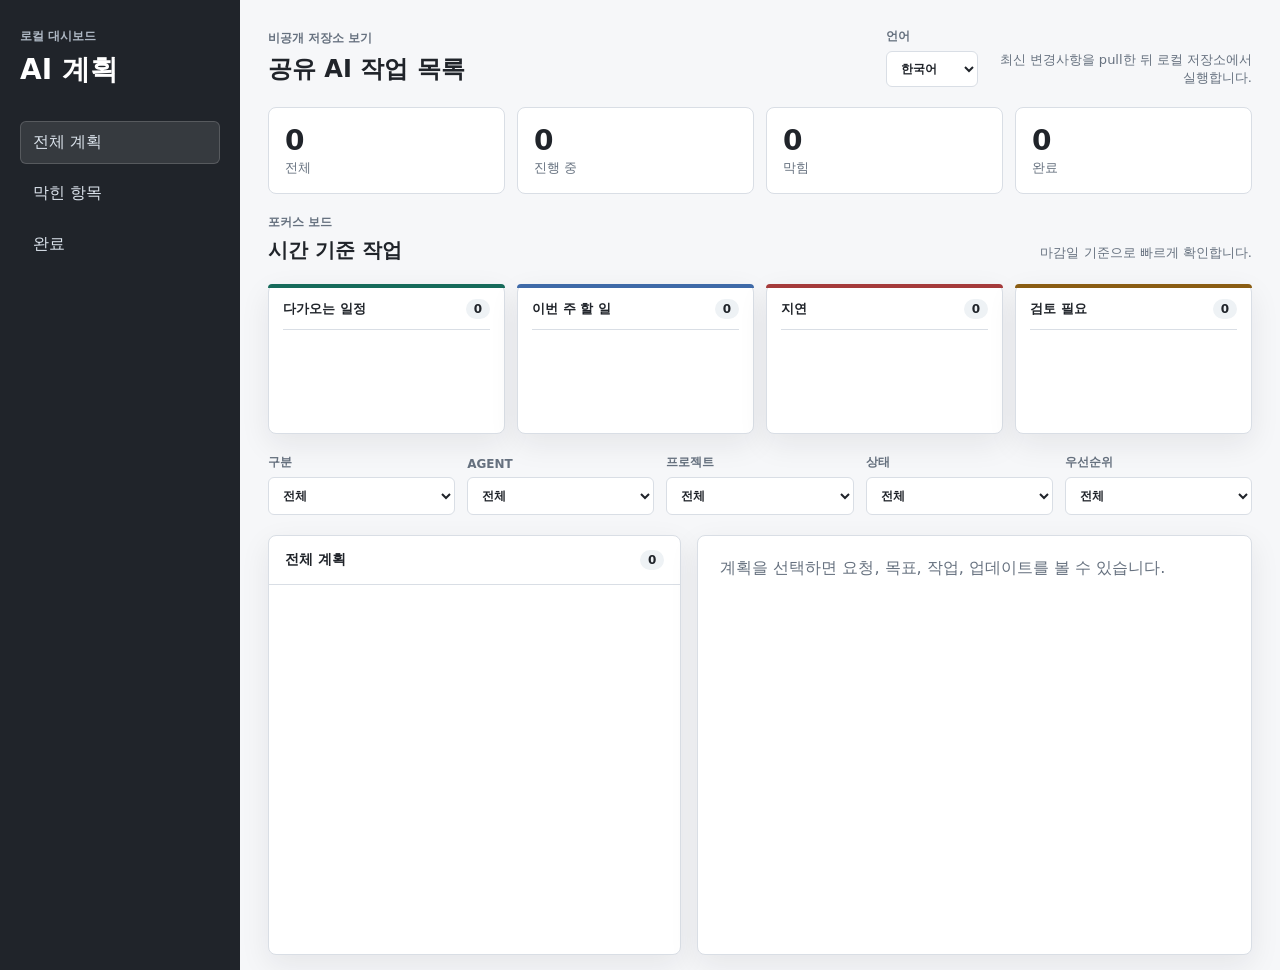
<file: index.html>
<!doctype html>
<html lang="ko">
  <head>
    <meta charset="UTF-8" />
    <meta name="viewport" content="width=device-width, initial-scale=1.0" />
    <title>AI Plan Dashboard</title>
    <meta http-equiv="refresh" content="0; url=./dashboard/" />
    <link rel="canonical" href="./dashboard/" />
    <style>
      body {
        align-items: center;
        background: #f6f7f9;
        color: #20242a;
        display: flex;
        font-family:
          Inter, ui-sans-serif, system-ui, -apple-system, BlinkMacSystemFont, "Segoe UI",
          sans-serif;
        justify-content: center;
        margin: 0;
        min-height: 100vh;
      }

      main {
        text-align: center;
      }

      a {
        color: #176b5b;
        font-weight: 700;
      }
    </style>
  </head>
  <body>
    <main>
      <h1>AI Plan Dashboard</h1>
      <p>대시보드로 이동 중입니다.</p>
      <p><a href="./dashboard/">열리지 않으면 여기를 클릭하세요.</a></p>
    </main>
  </body>
</html>
</file>
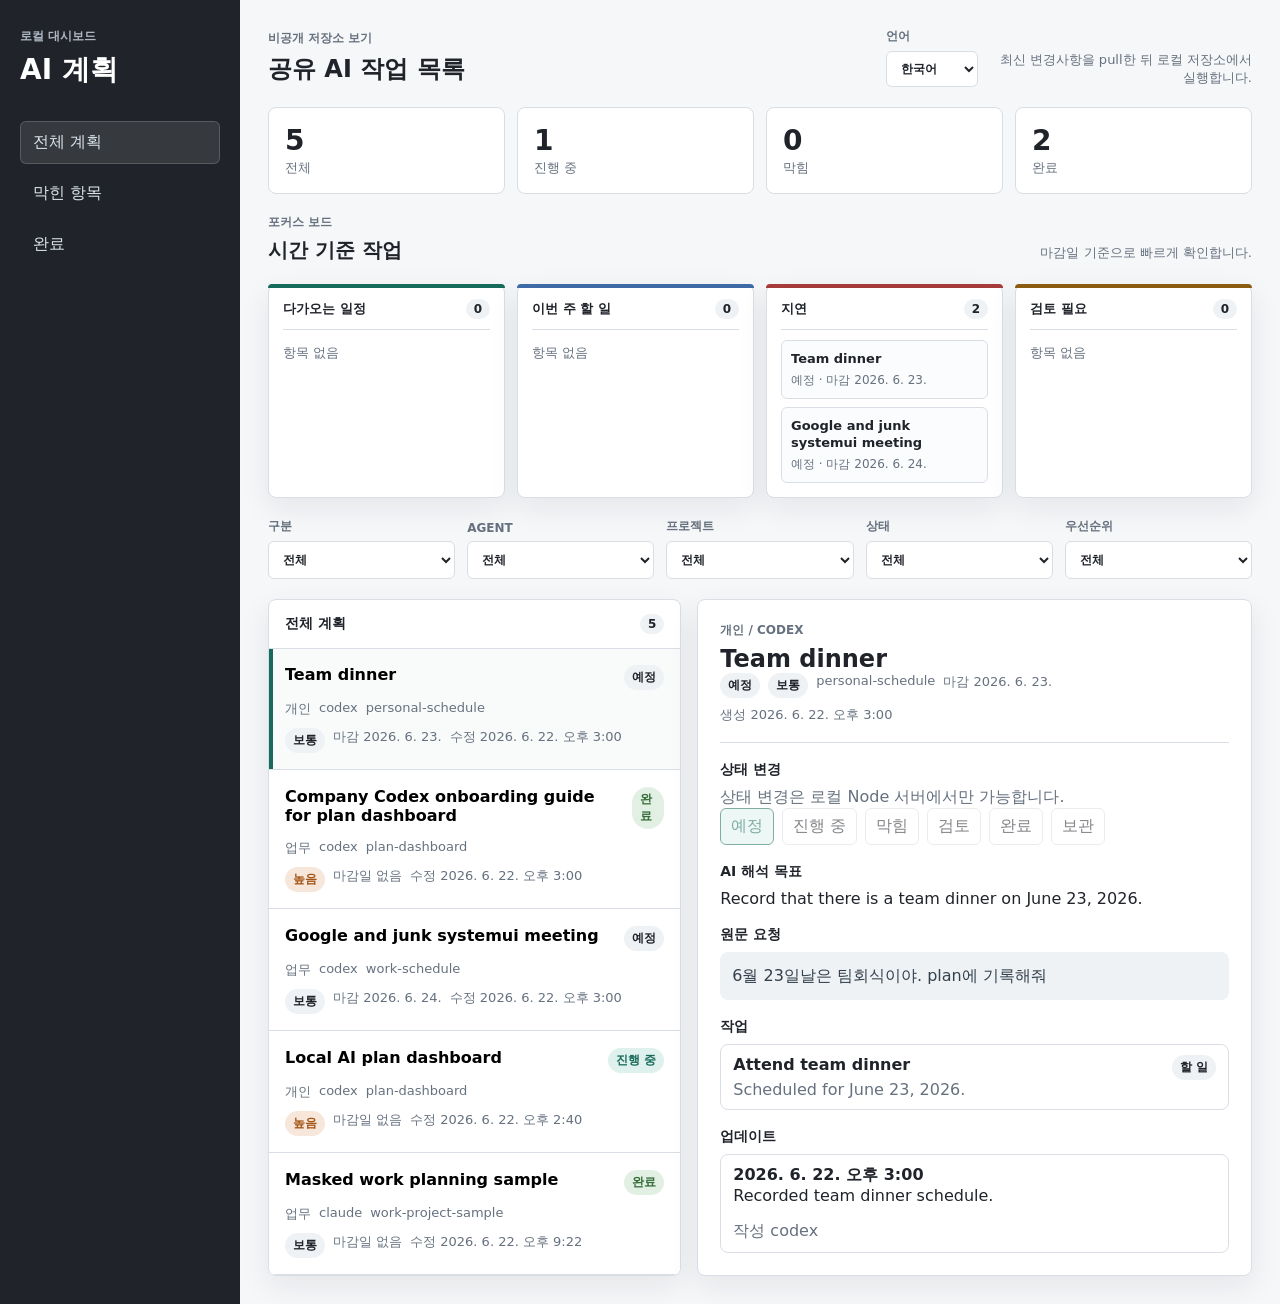
<file: dashboard/index.html>
<!doctype html>
<html lang="ko">
  <head>
    <meta charset="UTF-8" />
    <meta name="viewport" content="width=device-width, initial-scale=1.0" />
    <title>AI Plan Dashboard</title>
    <link rel="stylesheet" href="./style.css" />
  </head>
  <body>
    <div class="app-shell">
      <aside class="sidebar">
        <div>
          <p class="eyebrow" data-i18n="sidebarEyebrow">Local Dashboard</p>
          <h1 data-i18n="appTitle">AI Plans</h1>
        </div>
        <nav class="nav-list" aria-label="Dashboard views">
          <button class="nav-item active" type="button" data-view="plans" data-i18n="navPlans">Plans</button>
          <button class="nav-item" type="button" data-view="blocked" data-i18n="navBlocked">Blocked</button>
          <button class="nav-item" type="button" data-view="done" data-i18n="navDone">Done</button>
        </nav>
      </aside>

      <main class="main">
        <section class="topbar">
          <div>
            <p class="eyebrow" data-i18n="topEyebrow">Private Repository View</p>
            <h2 data-i18n="topTitle">Shared agent work queue</h2>
          </div>
          <div class="top-actions">
            <label class="language-select">
              <span data-i18n="languageLabel">Language</span>
              <select id="language-select">
                <option value="ko">한국어</option>
                <option value="en">English</option>
              </select>
            </label>
            <div class="sync-note" data-i18n="syncNote">Run from local repo after pulling latest changes.</div>
          </div>
        </section>

        <section class="stats-grid" aria-label="Plan summary">
          <div class="stat">
            <span class="stat-value" id="stat-total">0</span>
            <span class="stat-label" data-i18n="statTotal">Total</span>
          </div>
          <div class="stat">
            <span class="stat-value" id="stat-active">0</span>
            <span class="stat-label" data-i18n="statActive">Active</span>
          </div>
          <div class="stat">
            <span class="stat-value" id="stat-blocked">0</span>
            <span class="stat-label" data-i18n="statBlocked">Blocked</span>
          </div>
          <div class="stat">
            <span class="stat-value" id="stat-done">0</span>
            <span class="stat-label" data-i18n="statDone">Done</span>
          </div>
        </section>

        <section class="section-heading">
          <div>
            <p class="eyebrow" data-i18n="focusEyebrow">Focus Board</p>
            <h2 data-i18n="focusTitle">Time-sensitive work</h2>
          </div>
          <p data-i18n="focusDescription">Due-date based views for quick planning.</p>
        </section>

        <section class="agenda-grid" aria-label="Schedule categories">
          <article class="agenda-panel agenda-upcoming-card">
            <div class="agenda-header">
              <h3 data-i18n="agendaUpcoming">Upcoming</h3>
              <span class="agenda-count" id="agenda-upcoming-count">0</span>
            </div>
            <div class="agenda-list" id="agenda-upcoming"></div>
          </article>
          <article class="agenda-panel agenda-week-card">
            <div class="agenda-header">
              <h3 data-i18n="agendaThisWeek">This Week Tasks</h3>
              <span class="agenda-count" id="agenda-this-week-count">0</span>
            </div>
            <div class="agenda-list" id="agenda-this-week"></div>
          </article>
          <article class="agenda-panel agenda-overdue-card">
            <div class="agenda-header">
              <h3 data-i18n="agendaOverdue">Overdue</h3>
              <span class="agenda-count" id="agenda-overdue-count">0</span>
            </div>
            <div class="agenda-list" id="agenda-overdue"></div>
          </article>
          <article class="agenda-panel agenda-review-card">
            <div class="agenda-header">
              <h3 data-i18n="agendaReview">Needs Review</h3>
              <span class="agenda-count" id="agenda-review-count">0</span>
            </div>
            <div class="agenda-list" id="agenda-review"></div>
          </article>
        </section>

        <section class="filters" aria-label="Plan filters">
          <label>
            <span data-i18n="filterContext">Context</span>
            <select id="filter-context">
              <option value="all">All</option>
            </select>
          </label>
          <label>
            <span data-i18n="filterAgent">Agent</span>
            <select id="filter-agent">
              <option value="all">All</option>
            </select>
          </label>
          <label>
            <span data-i18n="filterProject">Project</span>
            <select id="filter-project">
              <option value="all">All</option>
            </select>
          </label>
          <label>
            <span data-i18n="filterStatus">Status</span>
            <select id="filter-status">
              <option value="all">All</option>
            </select>
          </label>
          <label>
            <span data-i18n="filterPriority">Priority</span>
            <select id="filter-priority">
              <option value="all">All</option>
            </select>
          </label>
        </section>

        <section class="content-grid">
          <div class="list-panel">
            <div class="panel-heading">
              <h3 data-i18n="allPlans">All Plans</h3>
              <span id="visible-count">0</span>
            </div>
            <div class="plan-list" id="plan-list" aria-label="Plan list"></div>
          </div>
          <article class="detail-panel" id="plan-detail">
            <p class="empty-state" data-i18n="emptyDetail">Select a plan to inspect request, goal, tasks, and updates.</p>
          </article>
        </section>
      </main>
    </div>

    <script src="./app.js?v=20260623-4" type="module"></script>
  </body>
</html>
</file>
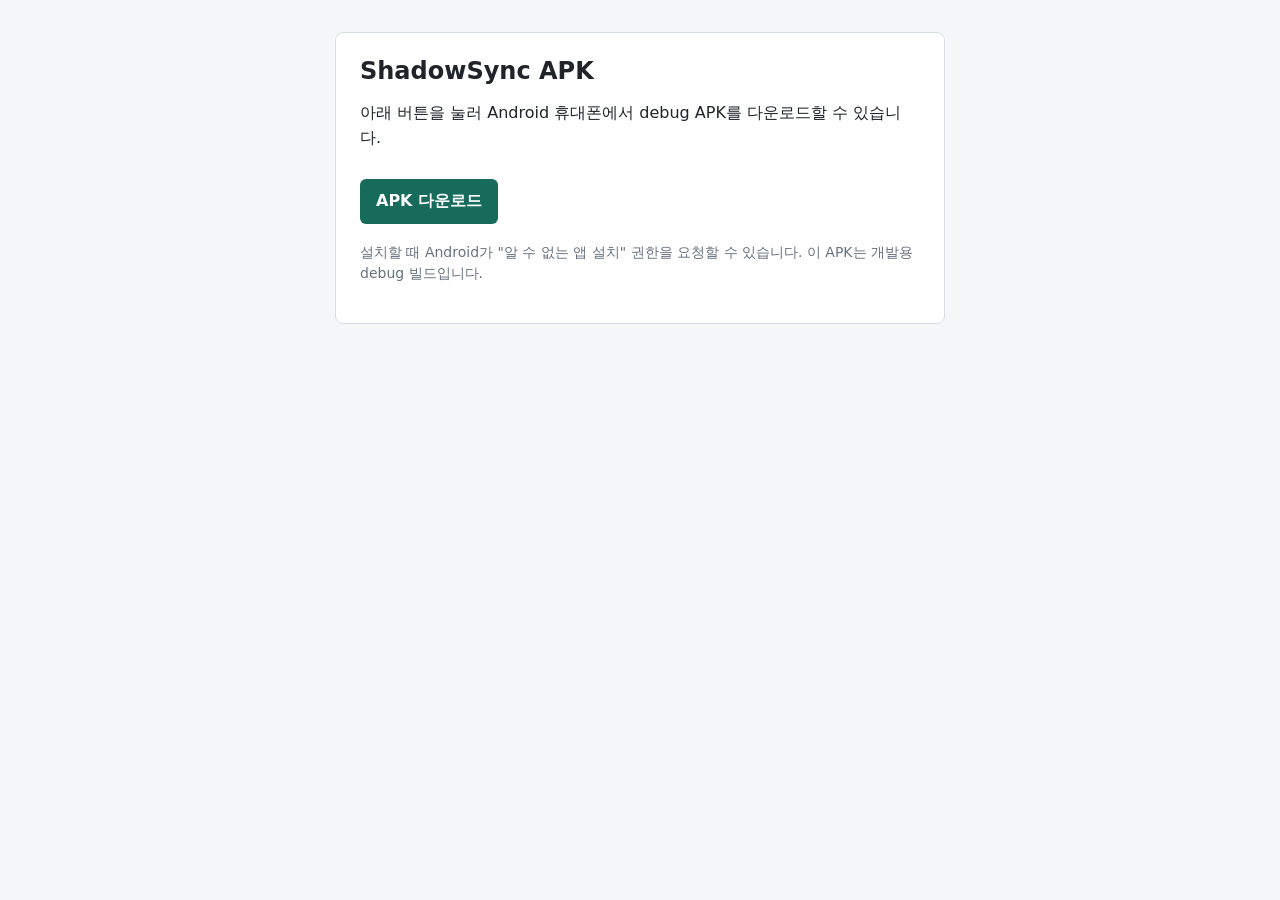
<file: downloads/index.html>
<!doctype html>
<html lang="ko">
  <head>
    <meta charset="UTF-8" />
    <meta name="viewport" content="width=device-width, initial-scale=1.0" />
    <title>ShadowSync APK Download</title>
    <style>
      body {
        background: #f6f7f9;
        color: #20242a;
        font-family:
          Inter, ui-sans-serif, system-ui, -apple-system, BlinkMacSystemFont, "Segoe UI",
          sans-serif;
        margin: 0;
        padding: 32px 18px;
      }

      main {
        background: #fff;
        border: 1px solid #d9dee5;
        border-radius: 8px;
        margin: 0 auto;
        max-width: 560px;
        padding: 24px;
      }

      h1 {
        font-size: 24px;
        margin: 0 0 12px;
      }

      p {
        line-height: 1.55;
      }

      a.button {
        background: #176b5b;
        border-radius: 6px;
        color: #fff;
        display: inline-block;
        font-weight: 700;
        margin-top: 12px;
        padding: 12px 16px;
        text-decoration: none;
      }

      .note {
        color: #66717f;
        font-size: 14px;
        margin-top: 18px;
      }
    </style>
  </head>
  <body>
    <main>
      <h1>ShadowSync APK</h1>
      <p>아래 버튼을 눌러 Android 휴대폰에서 debug APK를 다운로드할 수 있습니다.</p>
      <a class="button" href="./shadowsync-debug.apk" download>APK 다운로드</a>
      <p class="note">
        설치할 때 Android가 "알 수 없는 앱 설치" 권한을 요청할 수 있습니다. 이 APK는 개발용 debug 빌드입니다.
      </p>
    </main>
  </body>
</html>
</file>
<file: dashboard/style.css>
:root {
  color-scheme: light;
  --bg: #f6f7f9;
  --panel: #ffffff;
  --panel-soft: #eef2f5;
  --text: #20242a;
  --muted: #66717f;
  --line: #d9dee5;
  --accent: #176b5b;
  --accent-soft: #dff1ed;
  --warn: #a35516;
  --danger: #a53b3b;
  --done: #356c38;
  --shadow: 0 10px 30px rgba(21, 27, 38, 0.08);
  font-family:
    Inter, ui-sans-serif, system-ui, -apple-system, BlinkMacSystemFont, "Segoe UI",
    sans-serif;
}

* {
  box-sizing: border-box;
}

body {
  margin: 0;
  background: var(--bg);
  color: var(--text);
}

button,
select {
  font: inherit;
}

.app-shell {
  display: grid;
  grid-template-columns: 240px 1fr;
  min-height: 100vh;
}

.sidebar {
  background: #20242a;
  color: #fff;
  display: flex;
  flex-direction: column;
  gap: 32px;
  padding: 28px 20px;
}

.eyebrow {
  color: var(--muted);
  font-size: 12px;
  font-weight: 700;
  letter-spacing: 0;
  margin: 0 0 6px;
  text-transform: uppercase;
}

.sidebar .eyebrow {
  color: #aeb8c4;
}

h1,
h2,
h3,
p {
  margin-top: 0;
}

h1 {
  font-size: 28px;
  margin-bottom: 0;
}

h2 {
  font-size: 24px;
  margin-bottom: 0;
}

.nav-list {
  display: grid;
  gap: 8px;
}

.nav-item {
  background: transparent;
  border: 1px solid transparent;
  border-radius: 6px;
  color: #dbe3ec;
  cursor: pointer;
  padding: 10px 12px;
  text-align: left;
}

.nav-item.active,
.nav-item:hover {
  background: rgba(255, 255, 255, 0.1);
  border-color: rgba(255, 255, 255, 0.16);
}

.main {
  display: grid;
  gap: 20px;
  padding: 28px;
}

.topbar {
  align-items: center;
  display: flex;
  justify-content: space-between;
  gap: 20px;
}

.top-actions {
  align-items: end;
  display: flex;
  flex-wrap: wrap;
  gap: 14px;
  justify-content: flex-end;
}

.language-select {
  color: var(--muted);
  display: grid;
  font-size: 12px;
  font-weight: 700;
  gap: 6px;
  text-transform: uppercase;
}

.language-select select {
  background: var(--panel);
  border: 1px solid var(--line);
  border-radius: 6px;
  color: var(--text);
  min-height: 36px;
  padding: 6px 10px;
  text-transform: none;
}

.sync-note {
  color: var(--muted);
  font-size: 13px;
  max-width: 260px;
  text-align: right;
}

.stats-grid {
  display: grid;
  grid-template-columns: repeat(4, minmax(120px, 1fr));
  gap: 12px;
}

.stat {
  background: var(--panel);
  border: 1px solid var(--line);
  border-radius: 8px;
  padding: 16px;
}

.stat-value {
  display: block;
  font-size: 28px;
  font-weight: 800;
}

.stat-label {
  color: var(--muted);
  font-size: 13px;
}

.section-heading {
  align-items: end;
  display: flex;
  justify-content: space-between;
  gap: 18px;
}

.section-heading h2 {
  font-size: 20px;
}

.section-heading p:last-child {
  color: var(--muted);
  font-size: 13px;
  margin-bottom: 2px;
  max-width: 360px;
  text-align: right;
}

.agenda-grid {
  display: grid;
  grid-template-columns: repeat(4, minmax(180px, 1fr));
  gap: 12px;
}

.agenda-panel {
  background: var(--panel);
  border: 1px solid var(--line);
  border-radius: 8px;
  box-shadow: var(--shadow);
  min-height: 150px;
  padding: 14px;
  position: relative;
}

.agenda-panel::before {
  border-radius: 8px 8px 0 0;
  content: "";
  height: 4px;
  left: -1px;
  position: absolute;
  right: -1px;
  top: -1px;
}

.agenda-upcoming-card::before {
  background: #176b5b;
}

.agenda-week-card::before {
  background: #3f6aa8;
}

.agenda-overdue-card::before {
  background: #a53b3b;
}

.agenda-review-card::before {
  background: #8a5d13;
}

.agenda-header {
  align-items: center;
  border-bottom: 1px solid var(--line);
  display: flex;
  justify-content: space-between;
  gap: 10px;
  margin-bottom: 10px;
  padding-bottom: 10px;
}

.agenda-header h3 {
  font-size: 13px;
  margin: 0;
  text-transform: uppercase;
}

.agenda-count {
  background: var(--panel-soft);
  border-radius: 999px;
  color: var(--text);
  font-size: 12px;
  font-weight: 800;
  min-width: 24px;
  padding: 3px 8px;
  text-align: center;
}

.agenda-list {
  display: grid;
  gap: 8px;
}

.agenda-item {
  background: #fbfcfd;
  border: 1px solid var(--line);
  border-radius: 6px;
  color: var(--text);
  cursor: pointer;
  display: grid;
  gap: 4px;
  padding: 9px;
  text-align: left;
}

.agenda-item:hover {
  background: #f5faf8;
  border-color: var(--accent);
}

.agenda-title {
  font-size: 13px;
  font-weight: 800;
  line-height: 1.35;
}

.agenda-meta {
  color: var(--muted);
  font-size: 12px;
}

.agenda-empty {
  font-size: 13px;
  padding: 4px 0;
}

.filters {
  align-items: end;
  display: grid;
  grid-template-columns: repeat(5, minmax(130px, 1fr));
  gap: 12px;
}

.filters label {
  color: var(--muted);
  display: grid;
  font-size: 12px;
  font-weight: 700;
  gap: 6px;
  text-transform: uppercase;
}

.filters select {
  background: var(--panel);
  border: 1px solid var(--line);
  border-radius: 6px;
  color: var(--text);
  min-height: 38px;
  padding: 7px 10px;
  text-transform: none;
}

.content-grid {
  display: grid;
  grid-template-columns: minmax(320px, 42%) minmax(360px, 1fr);
  gap: 16px;
  min-height: 420px;
}

.list-panel,
.detail-panel {
  background: var(--panel);
  border: 1px solid var(--line);
  border-radius: 8px;
  box-shadow: var(--shadow);
}

.list-panel {
  overflow: hidden;
}

.panel-heading {
  align-items: center;
  border-bottom: 1px solid var(--line);
  display: flex;
  justify-content: space-between;
  padding: 14px 16px;
}

.panel-heading h3 {
  font-size: 14px;
  margin: 0;
  text-transform: uppercase;
}

.panel-heading span {
  background: var(--panel-soft);
  border-radius: 999px;
  font-size: 12px;
  font-weight: 800;
  padding: 3px 8px;
}

.plan-list {
  display: grid;
  gap: 1px;
  overflow: hidden;
}

.plan-card {
  background: var(--panel);
  border: 0;
  border-bottom: 1px solid var(--line);
  cursor: pointer;
  display: grid;
  gap: 10px;
  padding: 16px;
  text-align: left;
}

.plan-card:hover,
.plan-card.selected {
  background: #f9fbfa;
}

.plan-card.selected {
  box-shadow: inset 4px 0 0 var(--accent);
}

.plan-title-row {
  align-items: start;
  display: flex;
  justify-content: space-between;
  gap: 12px;
}

.plan-title {
  font-size: 16px;
  font-weight: 800;
}

.meta-row {
  color: var(--muted);
  display: flex;
  flex-wrap: wrap;
  font-size: 13px;
  gap: 8px;
}

.badge {
  background: var(--panel-soft);
  border-radius: 999px;
  color: var(--text);
  display: inline-flex;
  font-size: 12px;
  font-weight: 700;
  padding: 4px 8px;
}

.badge.high {
  background: #f7e7db;
  color: var(--warn);
}

.badge.blocked {
  background: #f9dddd;
  color: var(--danger);
}

.badge.done {
  background: #e2f0e3;
  color: var(--done);
}

.badge.active {
  background: var(--accent-soft);
  color: var(--accent);
}

.detail-panel {
  padding: 22px;
}

.detail-header {
  border-bottom: 1px solid var(--line);
  margin-bottom: 18px;
  padding-bottom: 18px;
}

.detail-section {
  margin-top: 18px;
}

.detail-section h3 {
  font-size: 14px;
  margin-bottom: 8px;
  text-transform: uppercase;
}

.status-actions {
  display: flex;
  flex-wrap: wrap;
  gap: 8px;
}

.status-button {
  background: var(--panel);
  border: 1px solid var(--line);
  border-radius: 6px;
  color: var(--text);
  cursor: pointer;
  min-height: 34px;
  padding: 7px 10px;
}

.status-button:hover,
.status-button.active {
  background: var(--accent-soft);
  border-color: var(--accent);
  color: var(--accent);
}

.status-button:disabled {
  cursor: not-allowed;
  opacity: 0.55;
}

.request-box {
  background: var(--panel-soft);
  border-radius: 8px;
  color: #34404c;
  line-height: 1.5;
  padding: 12px;
  white-space: pre-wrap;
}

.task-list,
.update-list {
  display: grid;
  gap: 8px;
  list-style: none;
  margin: 0;
  padding: 0;
}

.task-list li,
.update-list li {
  border: 1px solid var(--line);
  border-radius: 8px;
  padding: 10px 12px;
}

.empty-state,
.error-state {
  color: var(--muted);
  margin: 0;
}

.error-state {
  color: var(--danger);
}

@media (max-width: 980px) {
  .app-shell {
    grid-template-columns: 1fr;
  }

  .sidebar {
    padding: 20px;
  }

  .nav-list {
    display: flex;
  }

  .stats-grid,
  .agenda-grid,
  .filters,
  .content-grid {
    grid-template-columns: 1fr;
  }

  .topbar,
  .section-heading,
  .top-actions {
    align-items: start;
    justify-content: start;
  }

  .section-heading {
    display: grid;
  }

  .section-heading p:last-child {
    text-align: left;
  }

  .sync-note {
    text-align: left;
  }
}
</file>
